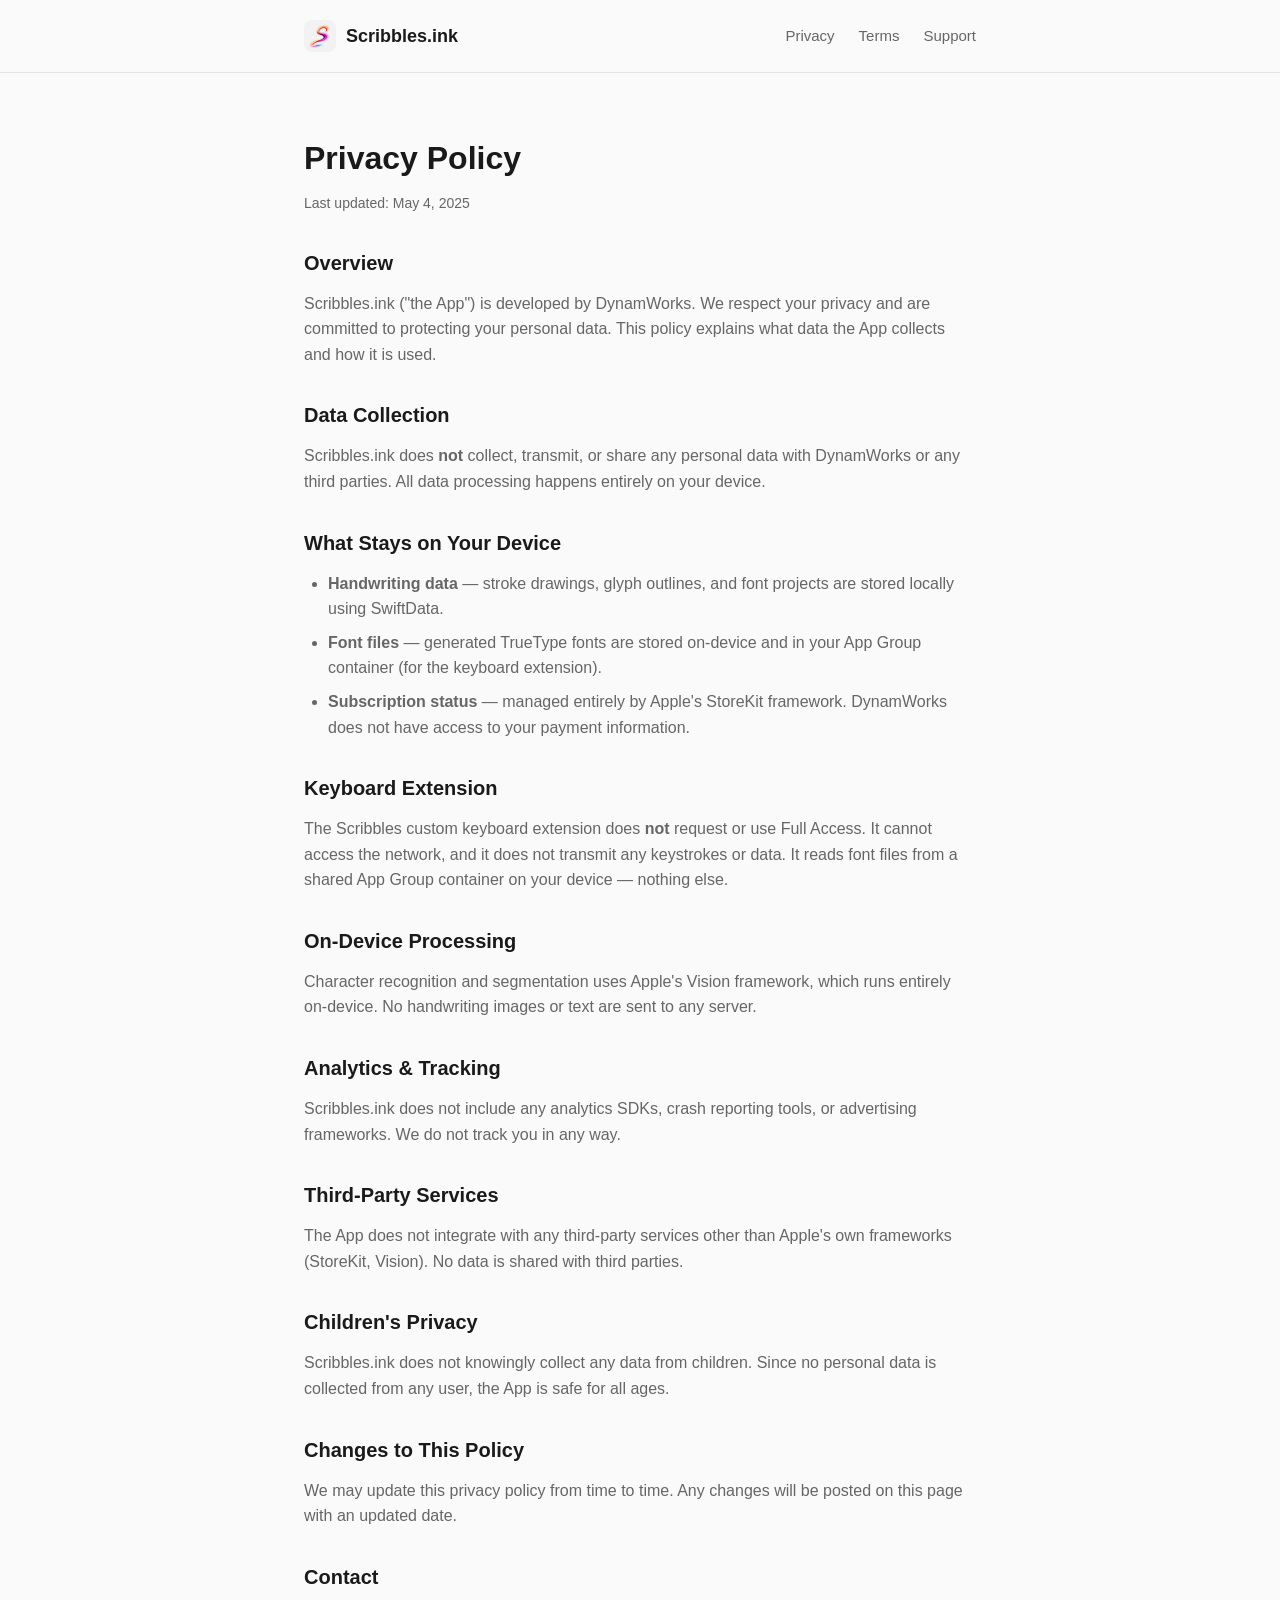
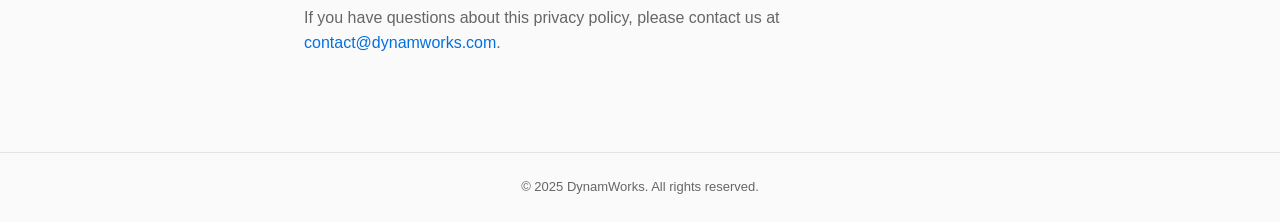
<file: privacy.html>
<!DOCTYPE html>
<html lang="en">
<head>
    <meta charset="UTF-8">
    <meta name="viewport" content="width=device-width, initial-scale=1.0">
    <title>Privacy Policy — Scribbles.ink</title>
    <link rel="stylesheet" href="style.css">
    <link rel="icon" href="icon.png" type="image/png">
</head>
<body>

<nav>
    <div class="container">
        <a href="/" class="nav-brand">
            <img src="icon.png" alt="Scribbles.ink">
            Scribbles.ink
        </a>
        <div class="nav-links">
            <a href="/privacy">Privacy</a>
            <a href="/terms">Terms</a>
            <a href="/support">Support</a>
        </div>
    </div>
</nav>

<div class="page-content">
    <div class="container">
        <h1>Privacy Policy</h1>
        <p class="updated">Last updated: May 4, 2025</p>

        <h2>Overview</h2>
        <p>Scribbles.ink ("the App") is developed by DynamWorks. We respect your privacy and are committed to protecting your personal data. This policy explains what data the App collects and how it is used.</p>

        <h2>Data Collection</h2>
        <p>Scribbles.ink does <strong>not</strong> collect, transmit, or share any personal data with DynamWorks or any third parties. All data processing happens entirely on your device.</p>

        <h2>What Stays on Your Device</h2>
        <ul>
            <li><strong>Handwriting data</strong> — stroke drawings, glyph outlines, and font projects are stored locally using SwiftData.</li>
            <li><strong>Font files</strong> — generated TrueType fonts are stored on-device and in your App Group container (for the keyboard extension).</li>
            <li><strong>Subscription status</strong> — managed entirely by Apple's StoreKit framework. DynamWorks does not have access to your payment information.</li>
        </ul>

        <h2>Keyboard Extension</h2>
        <p>The Scribbles custom keyboard extension does <strong>not</strong> request or use Full Access. It cannot access the network, and it does not transmit any keystrokes or data. It reads font files from a shared App Group container on your device — nothing else.</p>

        <h2>On-Device Processing</h2>
        <p>Character recognition and segmentation uses Apple's Vision framework, which runs entirely on-device. No handwriting images or text are sent to any server.</p>

        <h2>Analytics &amp; Tracking</h2>
        <p>Scribbles.ink does not include any analytics SDKs, crash reporting tools, or advertising frameworks. We do not track you in any way.</p>

        <h2>Third-Party Services</h2>
        <p>The App does not integrate with any third-party services other than Apple's own frameworks (StoreKit, Vision). No data is shared with third parties.</p>

        <h2>Children's Privacy</h2>
        <p>Scribbles.ink does not knowingly collect any data from children. Since no personal data is collected from any user, the App is safe for all ages.</p>

        <h2>Changes to This Policy</h2>
        <p>We may update this privacy policy from time to time. Any changes will be posted on this page with an updated date.</p>

        <h2>Contact</h2>
        <p>If you have questions about this privacy policy, please contact us at <a href="mailto:contact@dynamworks.com">contact@dynamworks.com</a>.</p>
    </div>
</div>

<footer>
    <div class="container">
        <p>&copy; 2025 DynamWorks. All rights reserved.</p>
    </div>
</footer>

</body>
</html>
</file>
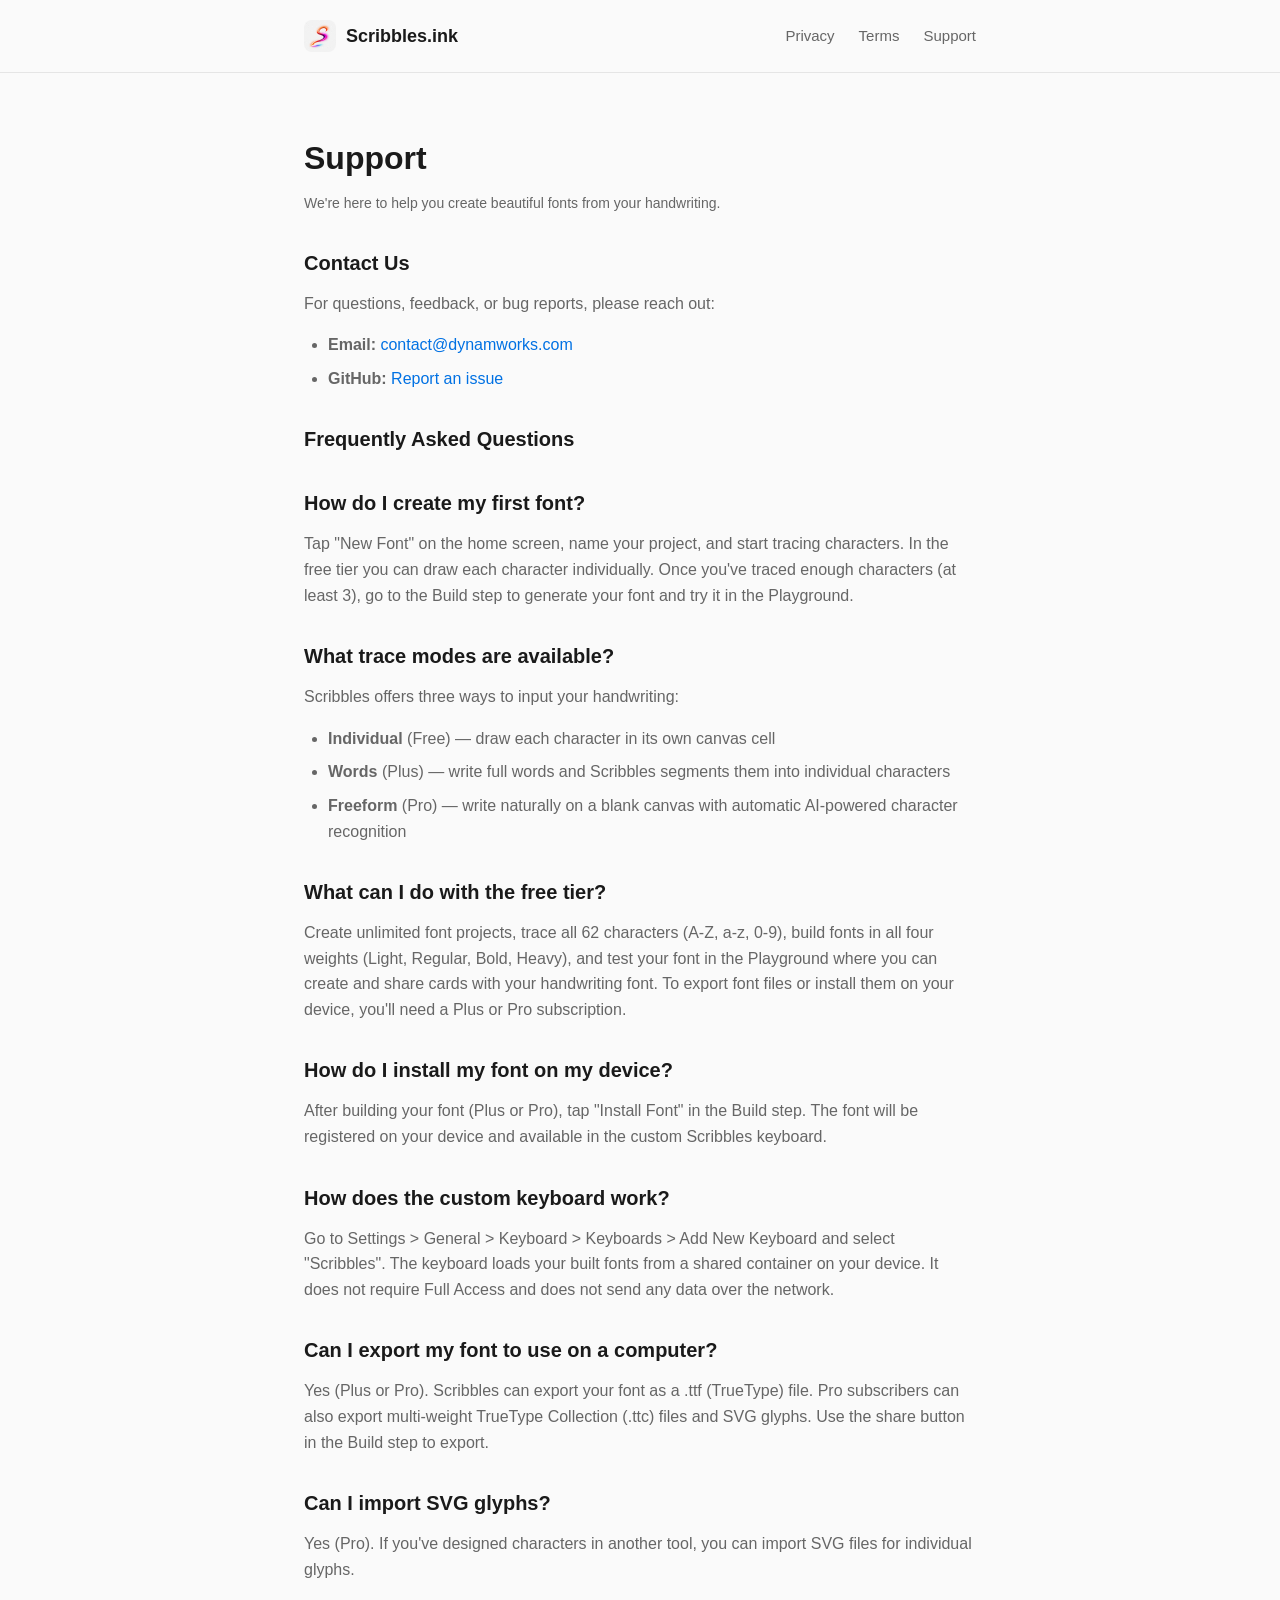
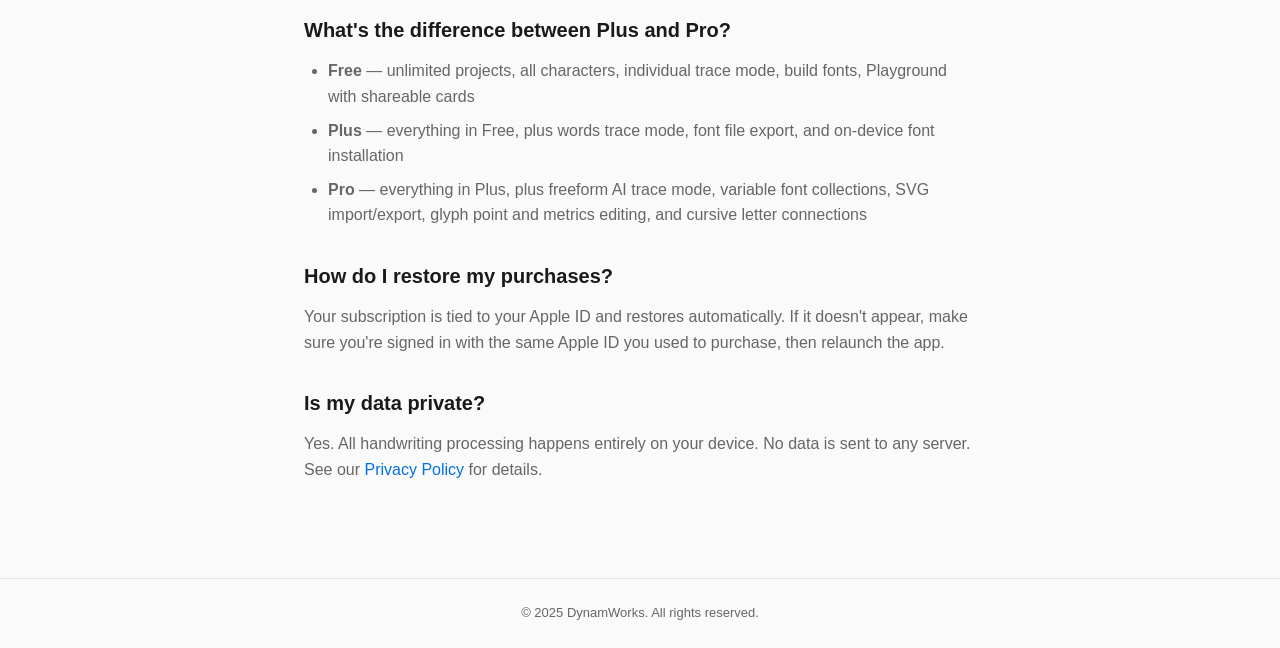
<file: support.html>
<!DOCTYPE html>
<html lang="en">
<head>
    <meta charset="UTF-8">
    <meta name="viewport" content="width=device-width, initial-scale=1.0">
    <title>Support — Scribbles.ink</title>
    <link rel="stylesheet" href="style.css">
    <link rel="icon" href="icon.png" type="image/png">
</head>
<body>

<nav>
    <div class="container">
        <a href="/" class="nav-brand">
            <img src="icon.png" alt="Scribbles.ink">
            Scribbles.ink
        </a>
        <div class="nav-links">
            <a href="/privacy">Privacy</a>
            <a href="/terms">Terms</a>
            <a href="/support">Support</a>
        </div>
    </div>
</nav>

<div class="page-content">
    <div class="container">
        <h1>Support</h1>
        <p class="updated">We're here to help you create beautiful fonts from your handwriting.</p>

        <h2>Contact Us</h2>
        <p>For questions, feedback, or bug reports, please reach out:</p>
        <ul>
            <li><strong>Email:</strong> <a href="mailto:contact@dynamworks.com">contact@dynamworks.com</a></li>
            <li><strong>GitHub:</strong> <a href="https://github.com/DynamWorks/Scribbles/issues">Report an issue</a></li>
        </ul>

        <h2>Frequently Asked Questions</h2>

        <h2>How do I create my first font?</h2>
        <p>Tap "New Font" on the home screen, name your project, and start tracing characters. In the free tier you can draw each character individually. Once you've traced enough characters (at least 3), go to the Build step to generate your font and try it in the Playground.</p>

        <h2>What trace modes are available?</h2>
        <p>Scribbles offers three ways to input your handwriting:</p>
        <ul>
            <li><strong>Individual</strong> (Free) — draw each character in its own canvas cell</li>
            <li><strong>Words</strong> (Plus) — write full words and Scribbles segments them into individual characters</li>
            <li><strong>Freeform</strong> (Pro) — write naturally on a blank canvas with automatic AI-powered character recognition</li>
        </ul>

        <h2>What can I do with the free tier?</h2>
        <p>Create unlimited font projects, trace all 62 characters (A-Z, a-z, 0-9), build fonts in all four weights (Light, Regular, Bold, Heavy), and test your font in the Playground where you can create and share cards with your handwriting font. To export font files or install them on your device, you'll need a Plus or Pro subscription.</p>

        <h2>How do I install my font on my device?</h2>
        <p>After building your font (Plus or Pro), tap "Install Font" in the Build step. The font will be registered on your device and available in the custom Scribbles keyboard.</p>

        <h2>How does the custom keyboard work?</h2>
        <p>Go to Settings > General > Keyboard > Keyboards > Add New Keyboard and select "Scribbles". The keyboard loads your built fonts from a shared container on your device. It does not require Full Access and does not send any data over the network.</p>

        <h2>Can I export my font to use on a computer?</h2>
        <p>Yes (Plus or Pro). Scribbles can export your font as a .ttf (TrueType) file. Pro subscribers can also export multi-weight TrueType Collection (.ttc) files and SVG glyphs. Use the share button in the Build step to export.</p>

        <h2>Can I import SVG glyphs?</h2>
        <p>Yes (Pro). If you've designed characters in another tool, you can import SVG files for individual glyphs.</p>

        <h2>What's the difference between Plus and Pro?</h2>
        <ul>
            <li><strong>Free</strong> — unlimited projects, all characters, individual trace mode, build fonts, Playground with shareable cards</li>
            <li><strong>Plus</strong> — everything in Free, plus words trace mode, font file export, and on-device font installation</li>
            <li><strong>Pro</strong> — everything in Plus, plus freeform AI trace mode, variable font collections, SVG import/export, glyph point and metrics editing, and cursive letter connections</li>
        </ul>

        <h2>How do I restore my purchases?</h2>
        <p>Your subscription is tied to your Apple ID and restores automatically. If it doesn't appear, make sure you're signed in with the same Apple ID you used to purchase, then relaunch the app.</p>

        <h2>Is my data private?</h2>
        <p>Yes. All handwriting processing happens entirely on your device. No data is sent to any server. See our <a href="/privacy">Privacy Policy</a> for details.</p>
    </div>
</div>

<footer>
    <div class="container">
        <p>&copy; 2025 DynamWorks. All rights reserved.</p>
    </div>
</footer>

</body>
</html>
</file>
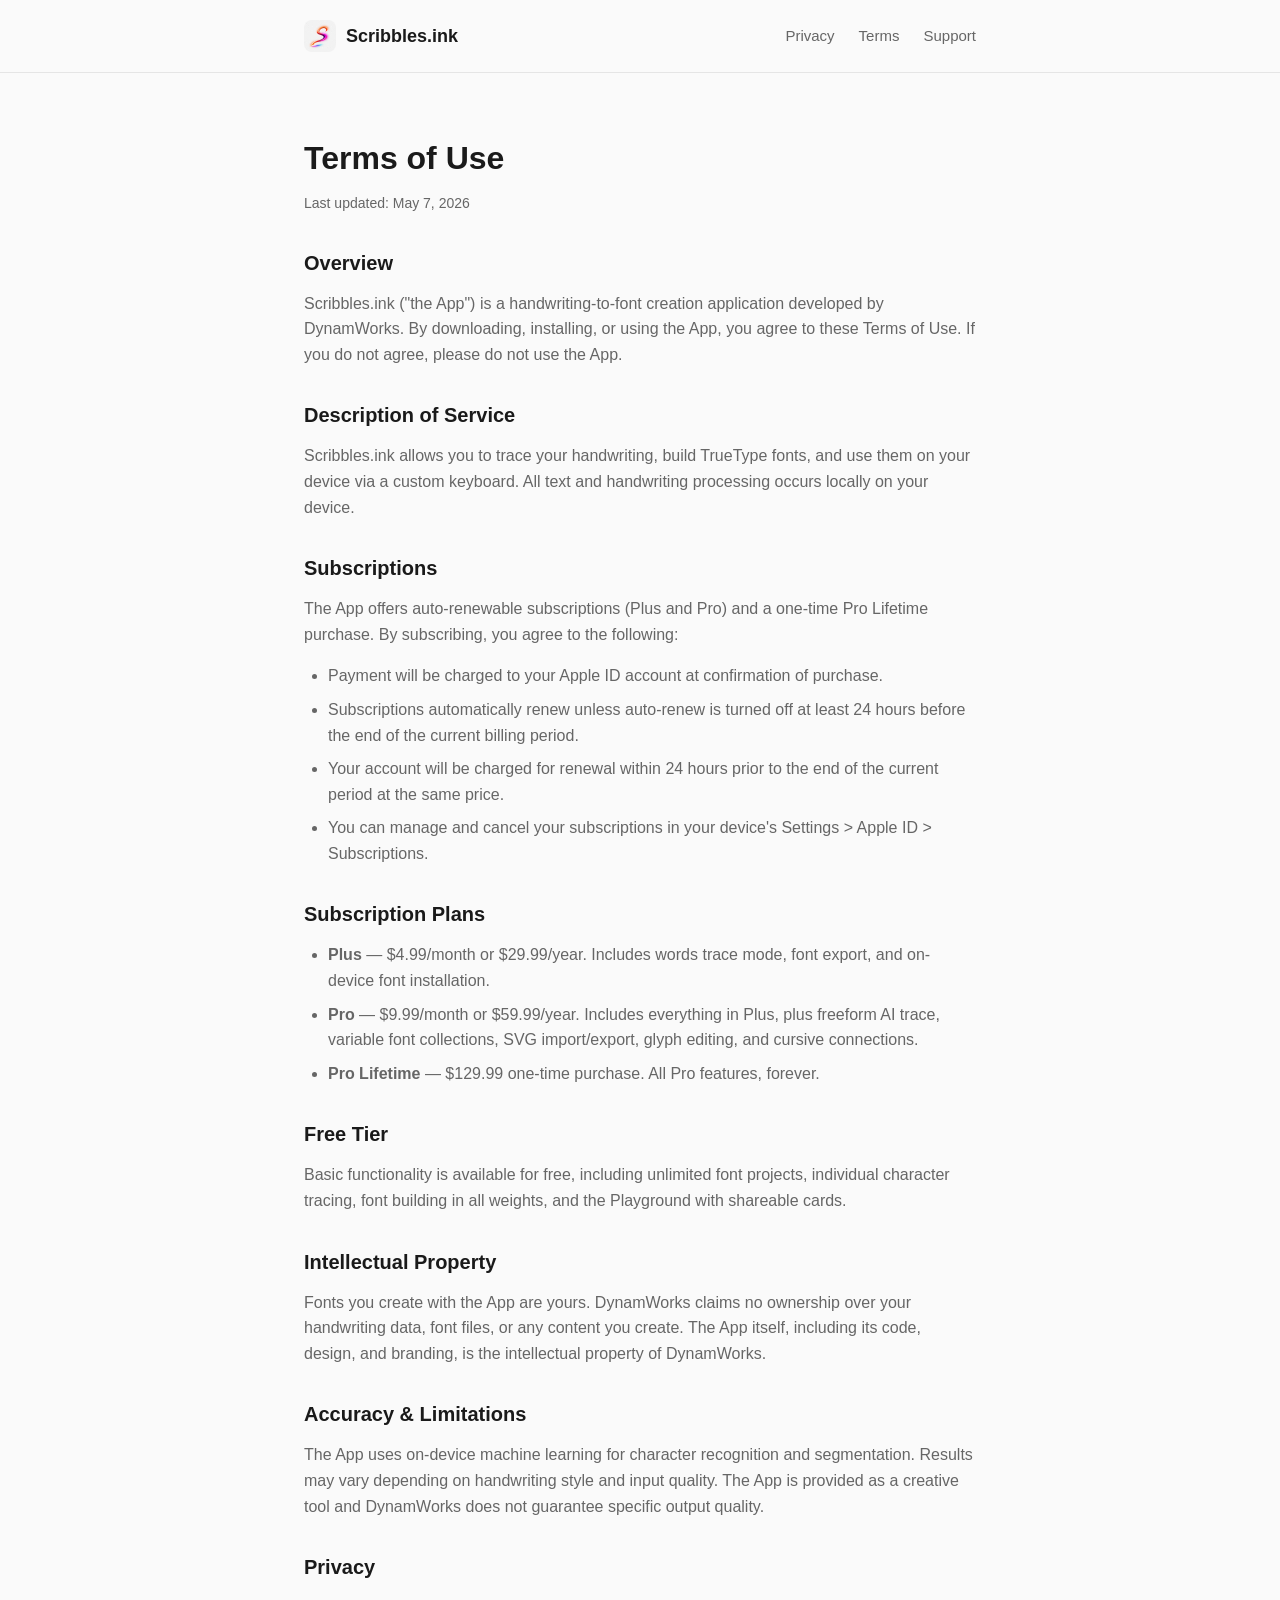
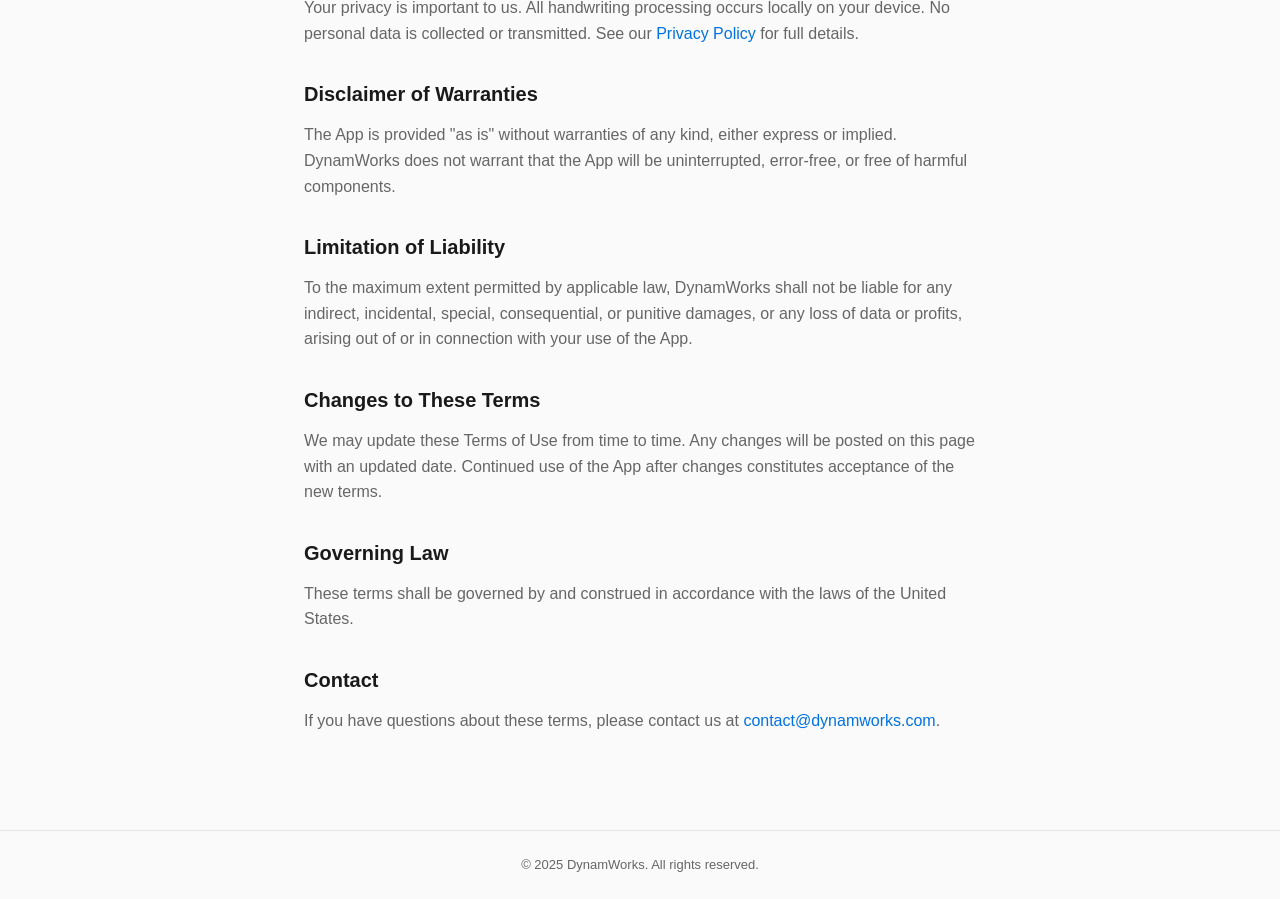
<file: terms.html>
<!DOCTYPE html>
<html lang="en">
<head>
    <meta charset="UTF-8">
    <meta name="viewport" content="width=device-width, initial-scale=1.0">
    <title>Terms of Use — Scribbles.ink</title>
    <link rel="stylesheet" href="style.css">
    <link rel="icon" href="icon.png" type="image/png">
</head>
<body>

<nav>
    <div class="container">
        <a href="/" class="nav-brand">
            <img src="icon.png" alt="Scribbles.ink">
            Scribbles.ink
        </a>
        <div class="nav-links">
            <a href="/privacy">Privacy</a>
            <a href="/terms">Terms</a>
            <a href="/support">Support</a>
        </div>
    </div>
</nav>

<div class="page-content">
    <div class="container">
        <h1>Terms of Use</h1>
        <p class="updated">Last updated: May 7, 2026</p>

        <h2>Overview</h2>
        <p>Scribbles.ink ("the App") is a handwriting-to-font creation application developed by DynamWorks. By downloading, installing, or using the App, you agree to these Terms of Use. If you do not agree, please do not use the App.</p>

        <h2>Description of Service</h2>
        <p>Scribbles.ink allows you to trace your handwriting, build TrueType fonts, and use them on your device via a custom keyboard. All text and handwriting processing occurs locally on your device.</p>

        <h2>Subscriptions</h2>
        <p>The App offers auto-renewable subscriptions (Plus and Pro) and a one-time Pro Lifetime purchase. By subscribing, you agree to the following:</p>
        <ul>
            <li>Payment will be charged to your Apple ID account at confirmation of purchase.</li>
            <li>Subscriptions automatically renew unless auto-renew is turned off at least 24 hours before the end of the current billing period.</li>
            <li>Your account will be charged for renewal within 24 hours prior to the end of the current period at the same price.</li>
            <li>You can manage and cancel your subscriptions in your device's Settings > Apple ID > Subscriptions.</li>
        </ul>

        <h2>Subscription Plans</h2>
        <ul>
            <li><strong>Plus</strong> — $4.99/month or $29.99/year. Includes words trace mode, font export, and on-device font installation.</li>
            <li><strong>Pro</strong> — $9.99/month or $59.99/year. Includes everything in Plus, plus freeform AI trace, variable font collections, SVG import/export, glyph editing, and cursive connections.</li>
            <li><strong>Pro Lifetime</strong> — $129.99 one-time purchase. All Pro features, forever.</li>
        </ul>

        <h2>Free Tier</h2>
        <p>Basic functionality is available for free, including unlimited font projects, individual character tracing, font building in all weights, and the Playground with shareable cards.</p>

        <h2>Intellectual Property</h2>
        <p>Fonts you create with the App are yours. DynamWorks claims no ownership over your handwriting data, font files, or any content you create. The App itself, including its code, design, and branding, is the intellectual property of DynamWorks.</p>

        <h2>Accuracy &amp; Limitations</h2>
        <p>The App uses on-device machine learning for character recognition and segmentation. Results may vary depending on handwriting style and input quality. The App is provided as a creative tool and DynamWorks does not guarantee specific output quality.</p>

        <h2>Privacy</h2>
        <p>Your privacy is important to us. All handwriting processing occurs locally on your device. No personal data is collected or transmitted. See our <a href="/privacy">Privacy Policy</a> for full details.</p>

        <h2>Disclaimer of Warranties</h2>
        <p>The App is provided "as is" without warranties of any kind, either express or implied. DynamWorks does not warrant that the App will be uninterrupted, error-free, or free of harmful components.</p>

        <h2>Limitation of Liability</h2>
        <p>To the maximum extent permitted by applicable law, DynamWorks shall not be liable for any indirect, incidental, special, consequential, or punitive damages, or any loss of data or profits, arising out of or in connection with your use of the App.</p>

        <h2>Changes to These Terms</h2>
        <p>We may update these Terms of Use from time to time. Any changes will be posted on this page with an updated date. Continued use of the App after changes constitutes acceptance of the new terms.</p>

        <h2>Governing Law</h2>
        <p>These terms shall be governed by and construed in accordance with the laws of the United States.</p>

        <h2>Contact</h2>
        <p>If you have questions about these terms, please contact us at <a href="mailto:contact@dynamworks.com">contact@dynamworks.com</a>.</p>
    </div>
</div>

<footer>
    <div class="container">
        <p>&copy; 2025 DynamWorks. All rights reserved.</p>
    </div>
</footer>

</body>
</html>
</file>
<file: style.css>
:root {
    --bg: #fafafa;
    --text: #1a1a1a;
    --muted: #666;
    --accent: #0071e3;
    --card-bg: #fff;
    --border: #e5e5e5;
    --radius: 16px;
}

@media (prefers-color-scheme: dark) {
    :root {
        --bg: #111;
        --text: #f0f0f0;
        --muted: #999;
        --accent: #3b9aff;
        --card-bg: #1c1c1e;
        --border: #333;
    }
}

* { margin: 0; padding: 0; box-sizing: border-box; }

body {
    font-family: -apple-system, BlinkMacSystemFont, 'SF Pro Text', 'Helvetica Neue', sans-serif;
    background: var(--bg);
    color: var(--text);
    line-height: 1.6;
    -webkit-font-smoothing: antialiased;
}

a { color: var(--accent); text-decoration: none; }
a:hover { text-decoration: underline; }

.container {
    max-width: 720px;
    margin: 0 auto;
    padding: 0 24px;
}

/* Nav */
nav {
    padding: 20px 0;
    border-bottom: 1px solid var(--border);
}
nav .container {
    display: flex;
    align-items: center;
    justify-content: space-between;
}
.nav-brand {
    display: flex;
    align-items: center;
    gap: 10px;
    font-weight: 600;
    font-size: 18px;
    color: var(--text);
}
.nav-brand img {
    width: 32px;
    height: 32px;
    border-radius: 8px;
}
.nav-links { display: flex; gap: 24px; }
.nav-links a { color: var(--muted); font-size: 15px; }
.nav-links a:hover { color: var(--text); text-decoration: none; }

/* Hero */
.hero {
    text-align: center;
    padding: 80px 0 60px;
}
.hero-icon {
    width: 120px;
    height: 120px;
    border-radius: 28px;
    margin-bottom: 24px;
}
.hero h1 {
    font-size: 42px;
    font-weight: 700;
    letter-spacing: -0.5px;
    margin-bottom: 12px;
}
.hero .tagline {
    font-size: 20px;
    color: var(--muted);
    margin-bottom: 32px;
}
.app-store-badge {
    height: 54px;
    transition: opacity 0.2s;
}
.app-store-badge:hover { opacity: 0.8; }

/* Features */
.features {
    padding: 60px 0;
}
.features h2 {
    font-size: 28px;
    font-weight: 600;
    margin-bottom: 32px;
    text-align: center;
}
.feature-grid {
    display: grid;
    grid-template-columns: 1fr 1fr;
    gap: 20px;
}
.feature-card {
    background: var(--card-bg);
    border: 1px solid var(--border);
    border-radius: var(--radius);
    padding: 24px;
}
.feature-card h3 {
    font-size: 17px;
    font-weight: 600;
    margin-bottom: 8px;
}
.feature-card p {
    font-size: 15px;
    color: var(--muted);
    line-height: 1.5;
}

/* Pricing */
.pricing {
    padding: 60px 0;
}
.pricing h2 {
    font-size: 28px;
    font-weight: 600;
    margin-bottom: 32px;
    text-align: center;
}
.pricing-grid {
    display: grid;
    grid-template-columns: 1fr 1fr 1fr;
    gap: 16px;
}
.pricing-card {
    background: var(--card-bg);
    border: 1px solid var(--border);
    border-radius: var(--radius);
    padding: 24px;
    text-align: center;
}
.pricing-card.featured {
    border-color: var(--accent);
    box-shadow: 0 0 0 1px var(--accent);
}
.pricing-card h3 {
    font-size: 20px;
    font-weight: 600;
    margin-bottom: 4px;
}
.pricing-card .price {
    font-size: 15px;
    color: var(--muted);
    margin-bottom: 16px;
}
.pricing-card ul {
    list-style: none;
    text-align: left;
    font-size: 14px;
}
.pricing-card ul li {
    padding: 4px 0;
    color: var(--muted);
}
.pricing-card ul li::before {
    content: "\2713\00a0";
    color: var(--accent);
}

/* Page content (privacy, support) */
.page-content {
    padding: 60px 0 80px;
}
.page-content h1 {
    font-size: 32px;
    font-weight: 700;
    margin-bottom: 8px;
}
.page-content .updated {
    font-size: 14px;
    color: var(--muted);
    margin-bottom: 32px;
}
.page-content h2 {
    font-size: 20px;
    font-weight: 600;
    margin-top: 32px;
    margin-bottom: 12px;
}
.page-content p, .page-content ul {
    font-size: 16px;
    color: var(--muted);
    margin-bottom: 16px;
}
.page-content ul {
    padding-left: 24px;
}
.page-content li {
    margin-bottom: 8px;
}

/* Footer */
footer {
    border-top: 1px solid var(--border);
    padding: 24px 0;
    text-align: center;
    font-size: 13px;
    color: var(--muted);
}

@media (max-width: 600px) {
    .hero h1 { font-size: 32px; }
    .hero .tagline { font-size: 17px; }
    .feature-grid { grid-template-columns: 1fr; }
    .pricing-grid { grid-template-columns: 1fr; }
}
</file>
